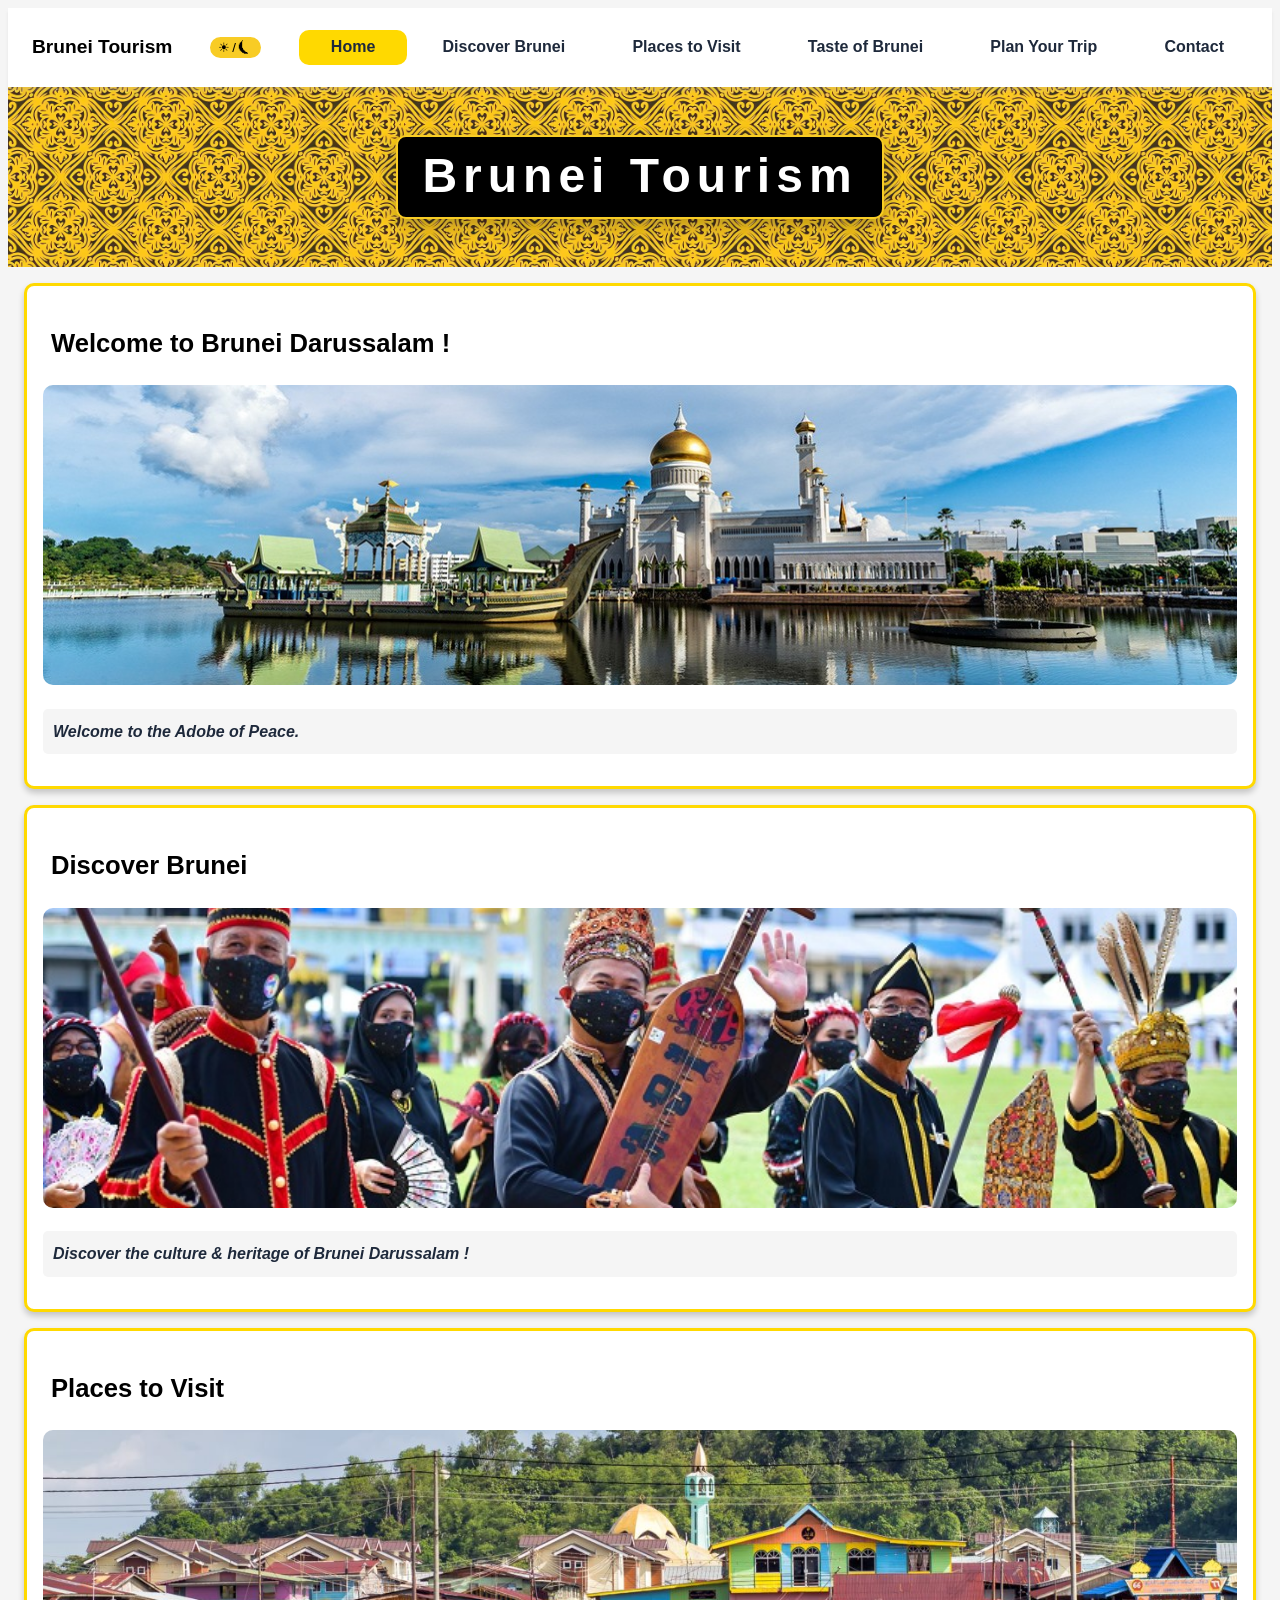
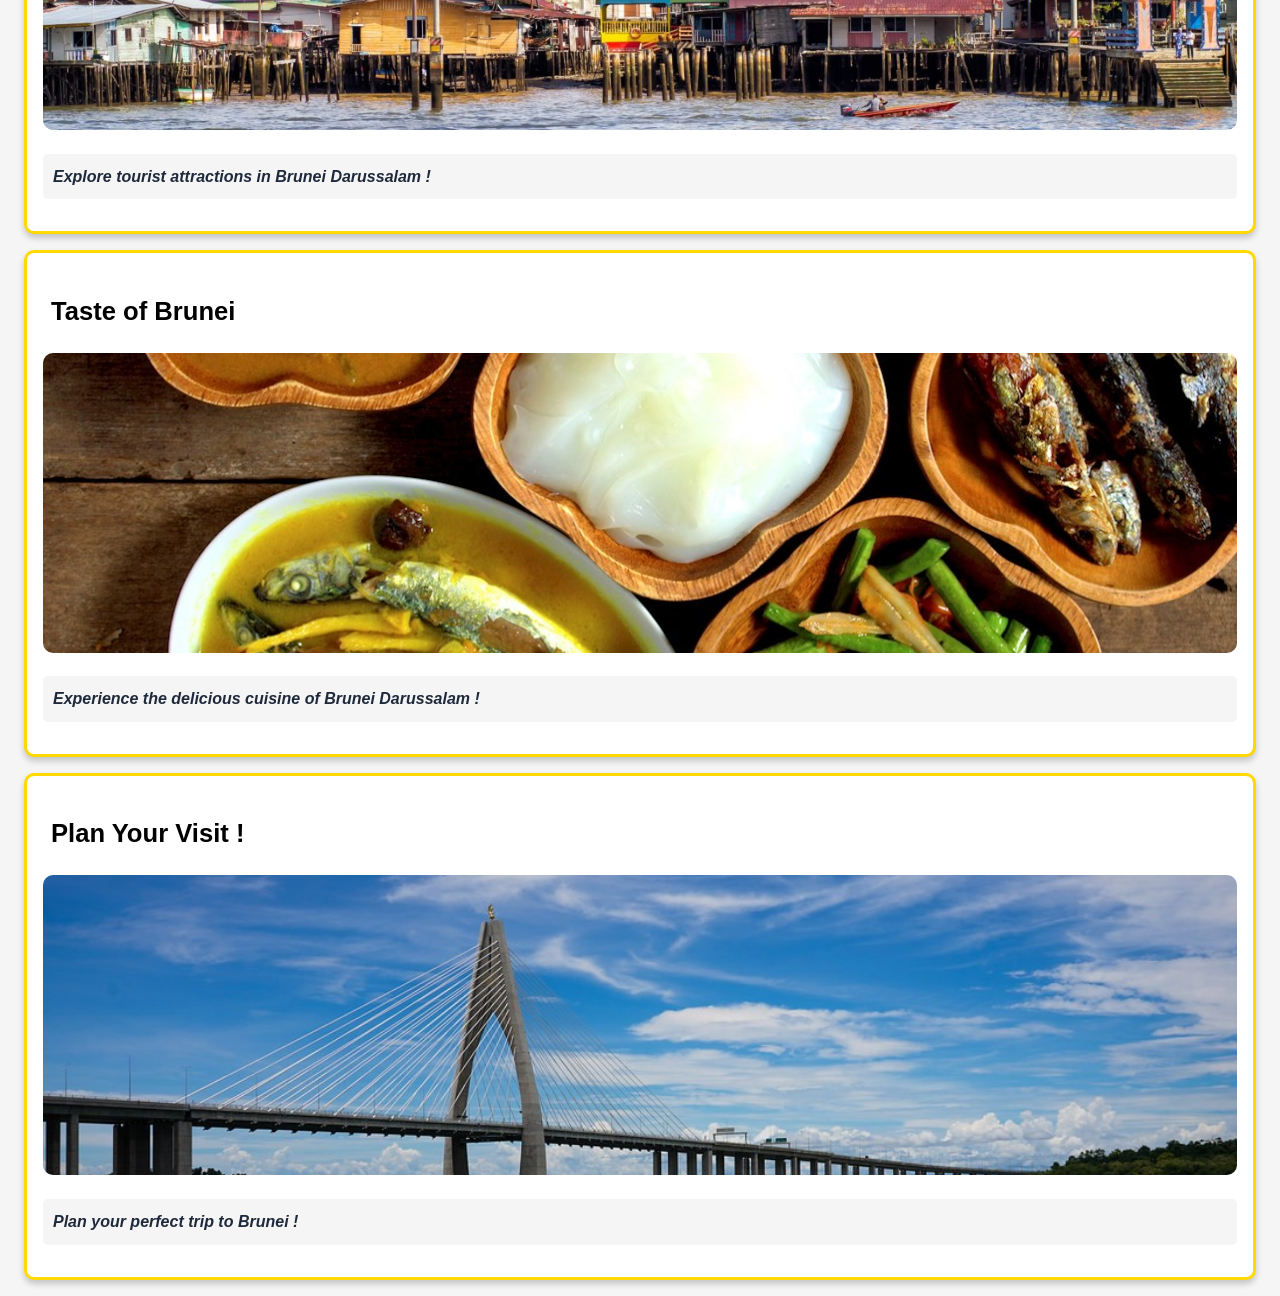
<file: index.html>
<!DOCTYPE html>
<html lang="en">
<head>
    <meta charset="UTF-8">
    <meta name="viewport" content="width=device-width, initial-scale=1.0">
    <title>Brunei Tourism</title>
    <link rel="stylesheet" href="style.css">
</head>
<body>

    <!--Top Navigation Bar-->
    <div class="nav-bar">

        <!--Website Title-->
        <h2 class="site-title">Brunei Tourism</h2>
        
        <!--Dark/Light Mode Toggle-->
        <button onclick="myFunction()" class="mode-toggle">☀︎/⏾</button>

        <!--Navigation Links-->
    <nav class="site-nav">
        <a class="active" href="index.html">Home</a>
        <a href="discover.html">Discover Brunei</a>
        <a href="attractions.html">Places to Visit</a>
        <a href="dining.html">Taste of Brunei</a>
        <a href="plan.html">Plan Your Trip</a>
        <a href="contact.html">Contact</a>
    </nav>
    </div>

    <header>
        <!--Page Header-->
        <h1 id="title">Brunei Tourism</h1>
    </header>


    <main>
        <!--Index Page Cards - Welcome -->
        <section class="index-card">
            <h2>Welcome to Brunei Darussalam !</h2>
            <!--https://www.behance.net/gallery/74815173/Brunei-Darussalam-->
            <img src="images/welcome.jpg" alt="Brunei Mosque">
            <p>Welcome to the Adobe of Peace. </p>
        </section>

        <!--Index Page Cards - Discover Page Link -->
        <a href="discover.html">
        <section class="index-card">
            <h2>Discover Brunei</h2>
            <!--https://www.musicpressasia.com/2022/02/25/bruneis-subdued-national-day-still-a-display-of-a-rich-cultural-heritage/-->
            <img src="images/bruneiculture.jpg" alt="Brunei Culture & Heritage">
            <p>Discover the culture & heritage of Brunei Darussalam !</p>
        </section>
        </a>

        <!--Index Page Cards - Attraction Page Link -->
        <a href="attractions.html">
        <section class="index-card">
            <h2>Places to Visit</h2>
            <!--https://outdooryak.com/the-most-beautiful-places-in-every-country-in-the-world/-->
            <img src="images/kampongayer.jpg" alt="Tourist Attraction">
            <p>Explore tourist attractions in Brunei Darussalam !</p>
        </section>
        </a>

        <!--Index Page Cards - Dining Page Link -->
        <a href="dining.html">
        <section class="index-card">
            <h2>Taste of Brunei</h2>
            <!--https://www.tasteatlas.com/ambuyat-->
            <img src="images/tradfood.jpg" alt="Bruneian Food">
            <p>Experience the delicious cuisine of Brunei Darussalam !</p>
        </section>
        </a>

        <!--Index Page Cards - Plan Page Link -->
        <a href="plan.html">
        <section class="index-card">
            <h2>Plan Your Visit !</h2>
            <!--https://osd.com.au/temburong-bridge-in-brunei/-->
            <img src="images/bridge.jpg" alt="Temburong Bridge">
            <p>Plan your perfect trip to Brunei !</p>
        </section>
        </a>

    </main>
    <footer></footer>
    
    <script src="script.js"></script>
</body>
</html>
</file>
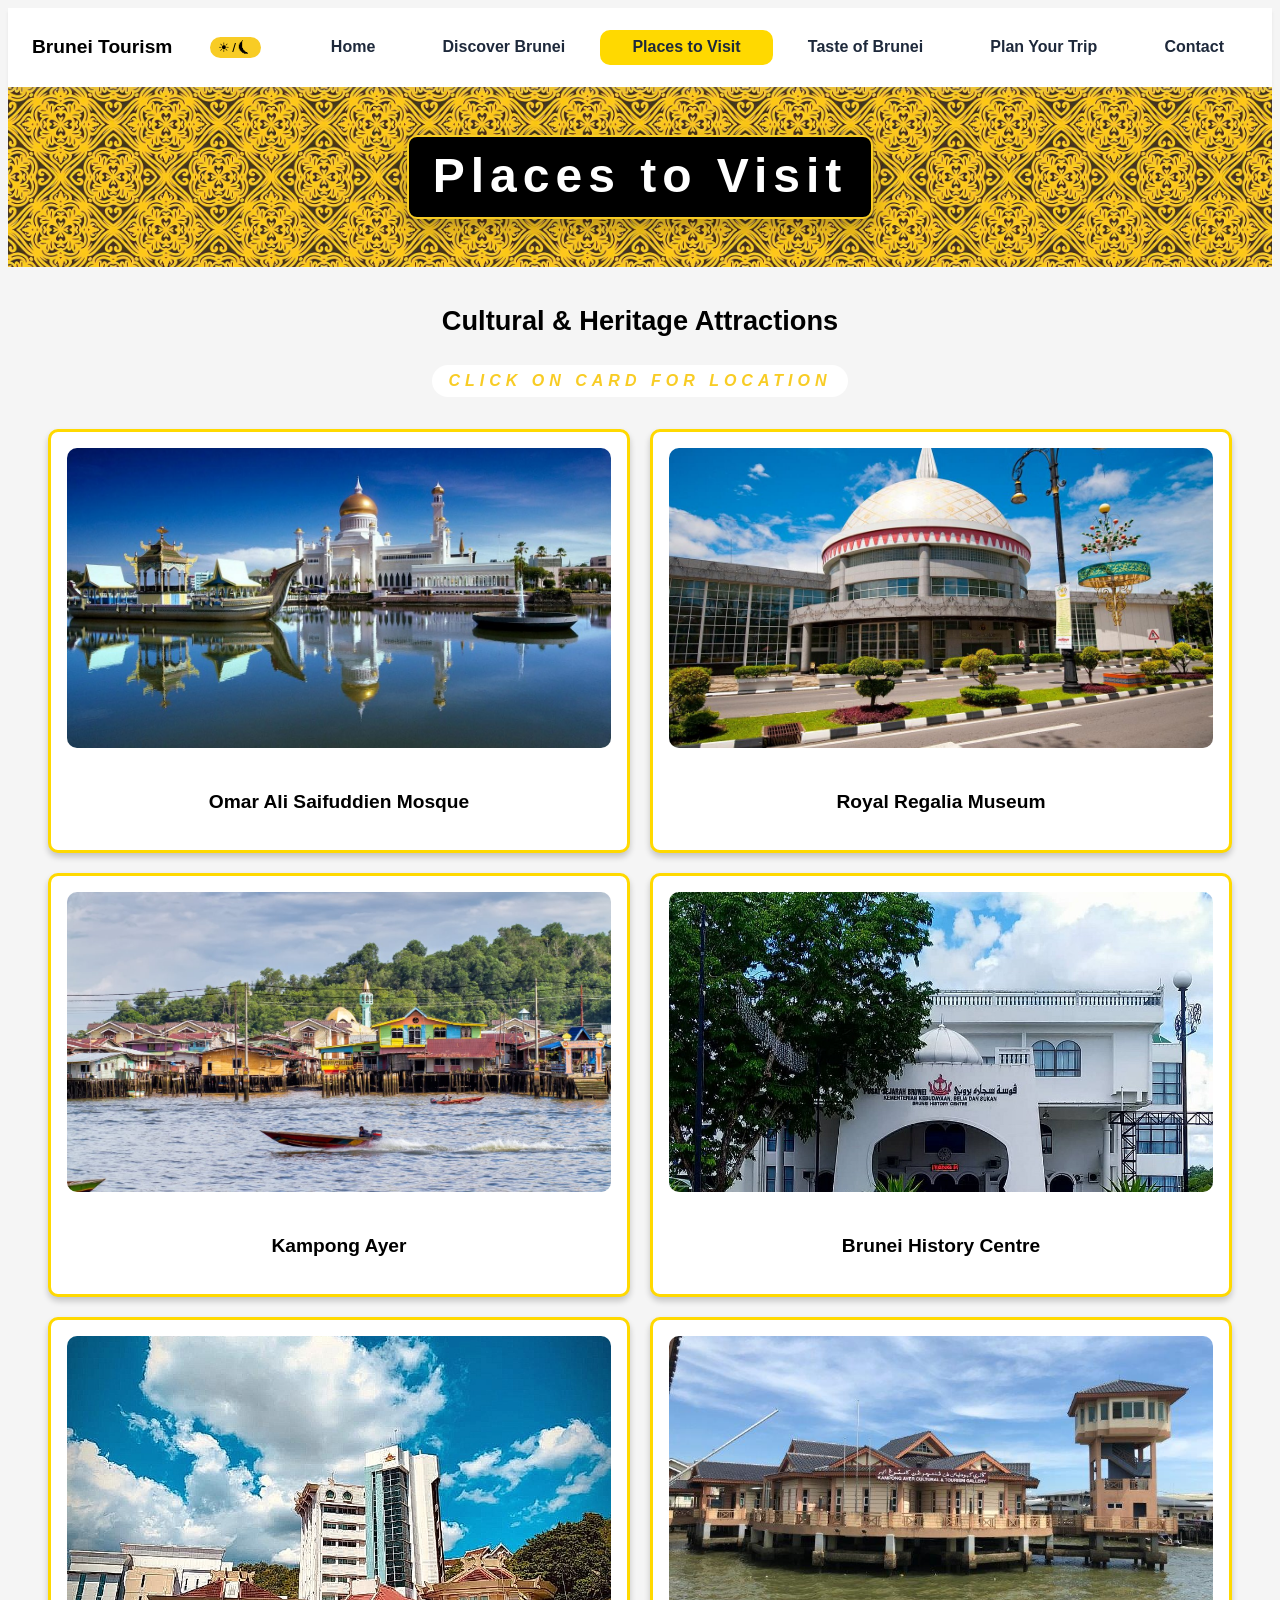
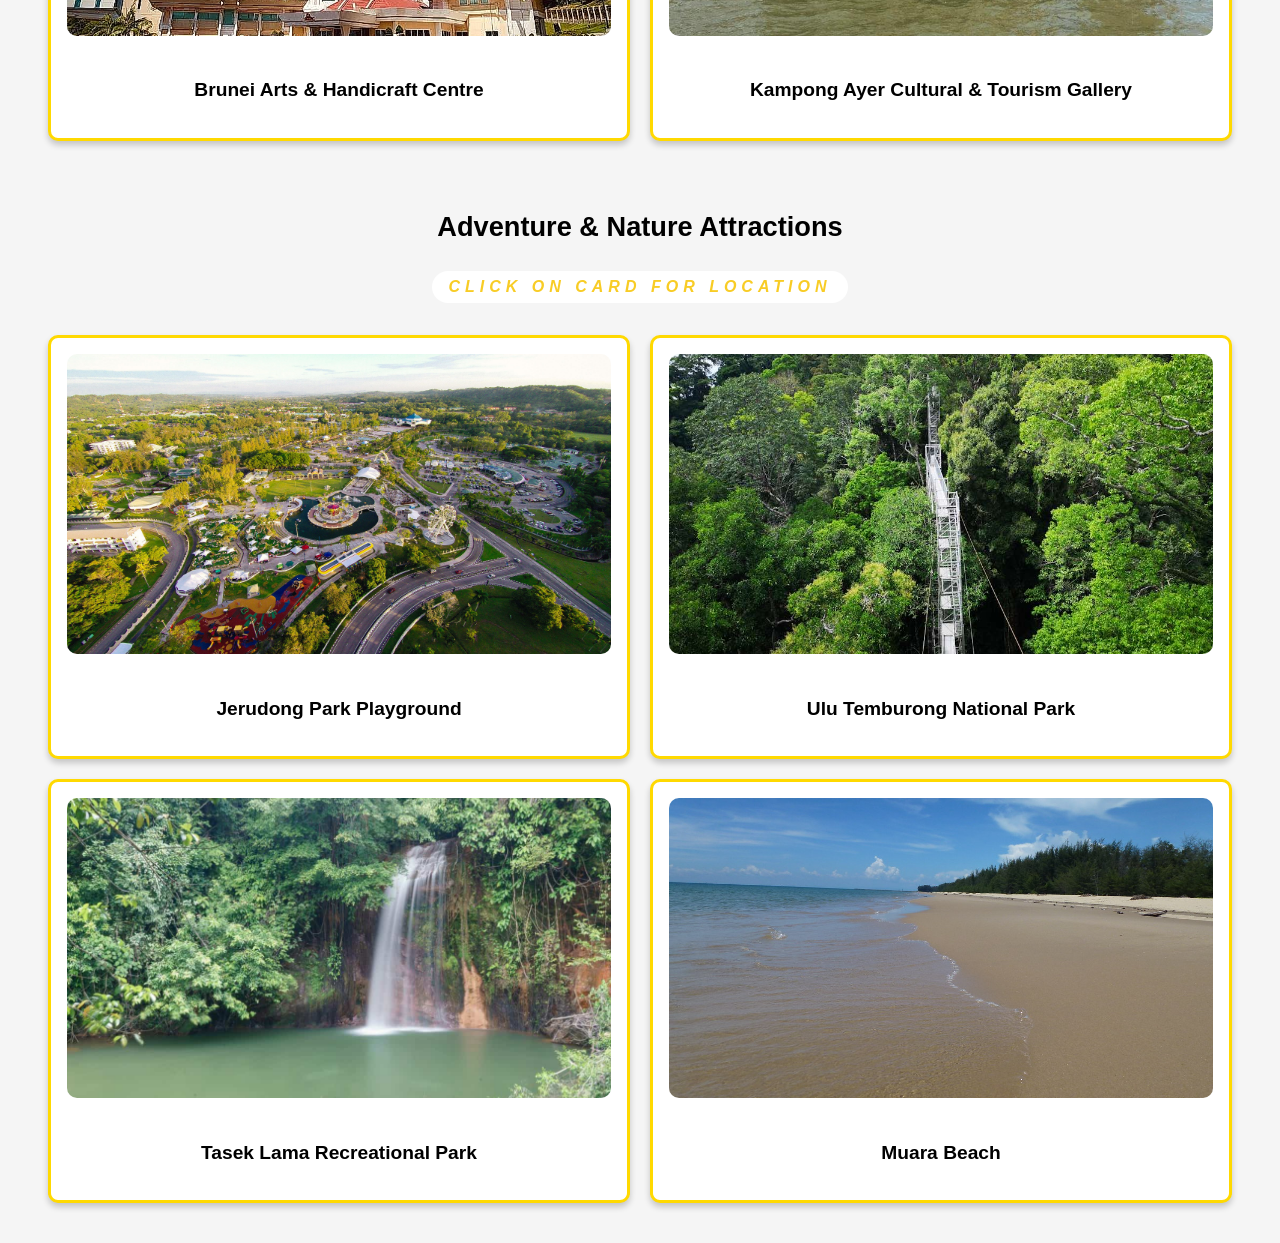
<file: attractions.html>
<!DOCTYPE html>
<html lang="en">
<head>
    <meta charset="UTF-8">
    <meta name="viewport" content="width=device-width, initial-scale=1.0">
    <title>Brunei Tourism</title>
    <link rel="stylesheet" href="style.css">
</head>
<body>

    <!--Top Navigation Bar-->
    <div class="nav-bar">

        <!--Website Title-->
        <h2 class="site-title">Brunei Tourism</h2>
        <!--Dark/Light Mode Toggle-->
        <button onclick="myFunction()" class="mode-toggle">☀︎/⏾</button>

        <!--Navigation Links-->
        <nav class="site-nav">
            <a href="index.html">Home</a>
            <a href="discover.html">Discover Brunei</a>
            <a class="active" href="attractions.html">Places to Visit</a>
            <a href="dining.html">Taste of Brunei</a>
            <a href="plan.html">Plan Your Trip</a>
            <a href="contact.html">Contact</a>
        </nav>
    </div>

    <!--Page Header-->
    <header>
        <h1 id="title">Places to Visit</h1>
    </header>

    <main>

        <!--Cultural and Heritage Title-->
        <h2 id="attraction-title">Cultural & Heritage Attractions</h2>
        <!--Subtext-->
        <h6 id="click-card">CLICK ON CARD FOR LOCATION</h6>

        <!--Attraction Cards Section-->
        <section class="attraction-container">
        
            <!--Location Link - Google Maps-->
            <a href="https://maps.app.goo.gl/dVEMKirKHcFigB4b8">
            <section class="attraction-card">
                <!--https://www.tripadvisor.com/Tourism-g293938-Bandar_Seri_Begawan_Brunei_Muara_District-Vacations.html-->
                <img src="images/mosque.jpg" alt="Omar Ali Saifuddien Mosque" width="500px">
                <!--Attraction Title-->
                <h2>Omar Ali Saifuddien Mosque</h2>
            </section>
            </a>


            <a href="https://maps.app.goo.gl/4gmmGfUtf1Y5T47m6">
            <section class="attraction-card">
                <!--https://www.tripadvisor.com/Attraction_Review-g293938-d455627-Reviews-Royal_Regalia_Museum-Bandar_Seri_Begawan_Brunei_Muara_District.html-->
                <img src="images/royalregalia.jpg" alt="Royal Regalia Museum" width="500px">
                <h2>Royal Regalia Museum</h2>
            </section>
            </a>

            <a href="https://maps.app.goo.gl/DM2MygW2ycLyg9Ho7">
            <section class="attraction-card">
                <!--https://outdooryak.com/the-most-beautiful-places-in-every-country-in-the-world/-->
                <img src="images/kampongayer.jpg" alt="Kampong Ayer" width="500px">
                <h2>Kampong Ayer</h2>
            </section>
            </a>

            <a href="https://maps.app.goo.gl/jCTwZkfTErHw27kX7">
            <section class="attraction-card">
                <!--https://www.tripadvisor.com/Attraction_Review-g293938-d17431327-Reviews-Balai_Khazanah_Islam_Sultan_Haji_Hassanal_Bolkiah-Bandar_Seri_Begawan_Brunei_Mua.html-->
                <img src="images/historycentre.jpg" alt="Brunei History Centre" width="500px">
                <h2>Brunei History Centre</h2>
            </section>
            </a>

            <a href="https://maps.app.goo.gl/1upGYdCzgRGX49778">
            <section class="attraction-card">
                <!--https://tourlandmarks.com/landmarks-brunei-arts-and-handicraft-centre_bandar-seri-begawan-->
                <img src="images/artsncraftcentre.jpg" alt="Brunei Arts & Handicraft Centre" width="500px">
                <h2>Brunei Arts & Handicraft Centre</h2>
            </section>
            </a>

            <a href="https://maps.app.goo.gl/9jkLFghVuzM4rJnJ6">
            <section class="attraction-card">
                <!--https://www.tripsavvy.com/top-museums-in-borneo-5082612-->
                <img src="images/kampongayergalllery.jpg" alt="Kampong Ayer Cultural & Tourism Gallery" width="500px">
                <h2>Kampong Ayer Cultural & Tourism Gallery</h2>
            </section>
            </a>


        </section>

            <!--Adventure and Nature Title-->
            <h2 id="attraction-title">Adventure & Nature Attractions</h2>
            <!--Subtext-->
            <h6 id="click-card">CLICK ON CARD FOR LOCATION</h6>

            <!--Attraction Cards Section-->
        <section class="attraction-container">

            <!--Location Link - Google Maps-->
            <a href="https://maps.app.goo.gl/k1TGaKRNd8X3gCHB7">
            <section class="attraction-card">
                <!--https://mrandmrshalal.com/top-reasons-to-visit-brunei/-->
                <img src="images/jp.jpg" alt="Jerudong Park Playground" width="500px">
                <!--Attraction Title-->
                <h2>Jerudong Park Playground</h2>
            </section>
            </a>

            <a href="https://maps.app.goo.gl/wCwC6ggMgmCkd7nEA">
            <section class="attraction-card">
                <!--https://backpackandwork.com/day-trip-to-ulu-temburong-national-park-brunei/-->
                <img src="images/temburong.jpg" alt="Ulu Temburong National Park" width="500px">
                <h2>Ulu Temburong National Park</h2>
            </section>
            </a>

            <a href="https://maps.app.goo.gl/zr5WUDVh9kmcTk9t6">
            <section class="attraction-card">
                <!--https://notesontraveling.com/things-to-do-in-brunei/-->
                <img src="images/taseklama.jpg" alt="Tasek Lama Recreational Park" width="500px">
                <h2>Tasek Lama Recreational Park</h2>
            </section>
            </a>

            <a href="https://maps.app.goo.gl/UnSK6P5H48ar676g7">
            <section class="attraction-card">
                <!--https://www.flickr.com/photos/ilovemonkeys/14128093645/-->
                <img src="images/muarabeach.jpg" alt="Muara Beach" width="500px">
                <h2>Muara Beach</h2>
            </section>
            </a>

        </section>

    </main>
    <footer></footer>
    
    <script src="script.js"></script>
</body>
</html>
</file>
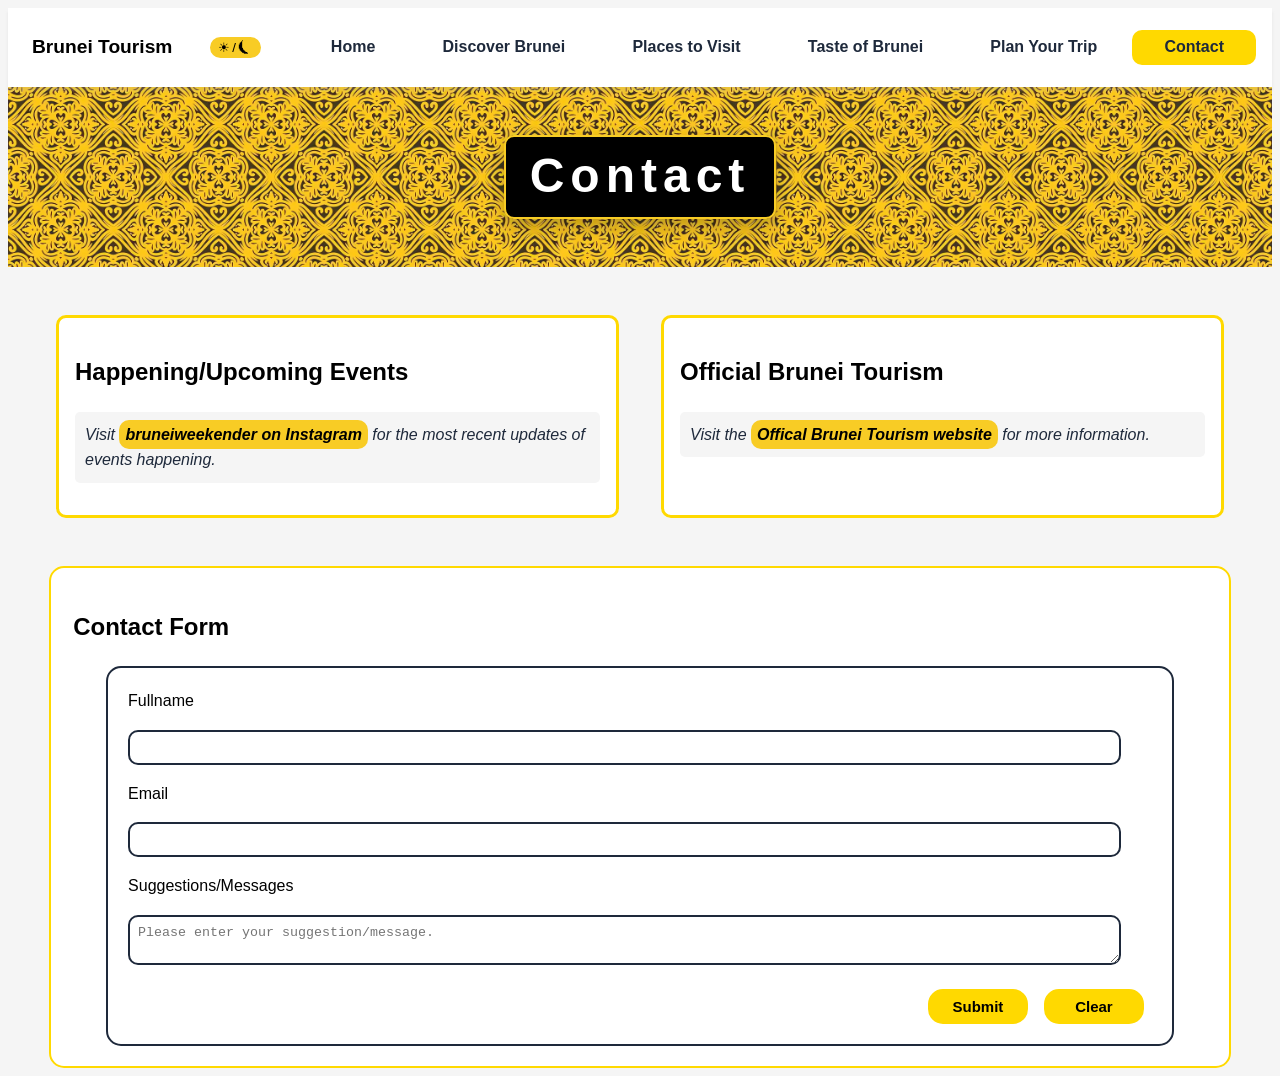
<file: contact.html>
<!DOCTYPE html>
<html lang="en">
<head>
    <meta charset="UTF-8">
    <meta name="viewport" content="width=device-width, initial-scale=1.0">
    <title>Brunei Tourism</title>
    <link rel="stylesheet" href="style.css">
</head>
<body>

    <!--Top Navigation Bar-->
    <div class="nav-bar">

        <!--Website Title-->
        <h2 class="site-title">Brunei Tourism</h2>
        <!--Dark/Light Toggle-->
        <button onclick="myFunction()" class="mode-toggle">☀︎/⏾</button>

        <!--Navigation Links-->
        <nav class="site-nav">
            <a href="index.html">Home</a>
            <a href="discover.html">Discover Brunei</a>
            <a href="attractions.html">Places to Visit</a>
            <a href="dining.html">Taste of Brunei</a>
            <a href="plan.html">Plan Your Trip</a>
            <a class="active" href="contact.html">Contact</a>
        </nav>
    </div>

    <!--Page Header-->
    <header>
        <h1 id="title">Contact</h1>
    </header>

    <main>

        <!--Link Section-->
        <section class="link-container">

            <!--Link Card - Happening Events-->
            <div class="link-card">
                <!--Link Card Title-->
                <h2>Happening/Upcoming Events</h2>
                <!--Link Card Desription-->
                <p>Visit <a href="https://www.instagram.com/bruneiweekender/" class="link">bruneiweekender on Instagram</a> 
                for the most recent updates of events happening.</p>
            </div>

            <!--Link Card - Official Brunei Tourism Website-->
            <div class="link-card">
                <!--Link Card Title-->
                <h2>Official Brunei Tourism</h2>
                <!--Link Card Desription-->
                <p>Visit the <a href="https://www.bruneitourism.com/" class="link">Offical Brunei Tourism website</a> for more information.</p>
            </div>

        </section>

        <!--Contact Form-->
        <section class="form">
            <fieldset>
                <h2><legend>Contact Form</legend></h2>
                <form action="/submit-form" method="post" class="contact-form">

                    <!--Fullname-->
                    <label for="fullname">Fullname</label>
                    <input type="text" id="fullname" name="fullname" required>

                    <!--Email-->
                    <label for="email">Email</label>
                    <input type="email" id="email" name="email" required>

                    <!--Message Textarea-->
                    <label>Suggestions/Messages</label>
                    <textarea id="suggestion" name="suggestion" placeholder="Please enter your suggestion/message."></textarea>

                    <div class="buttons">
                        <!--Submit Button-->
                        <input type="submit" value="Submit" id="button">

                        <!--Clear Button-->
                        <input type="reset" value="Clear" id="button">
                    </div>

                </form>
            </fieldset>
        </section>

    </main>
    <footer></footer>
    
    <script src="script.js"></script>
</body>
</html>
</file>
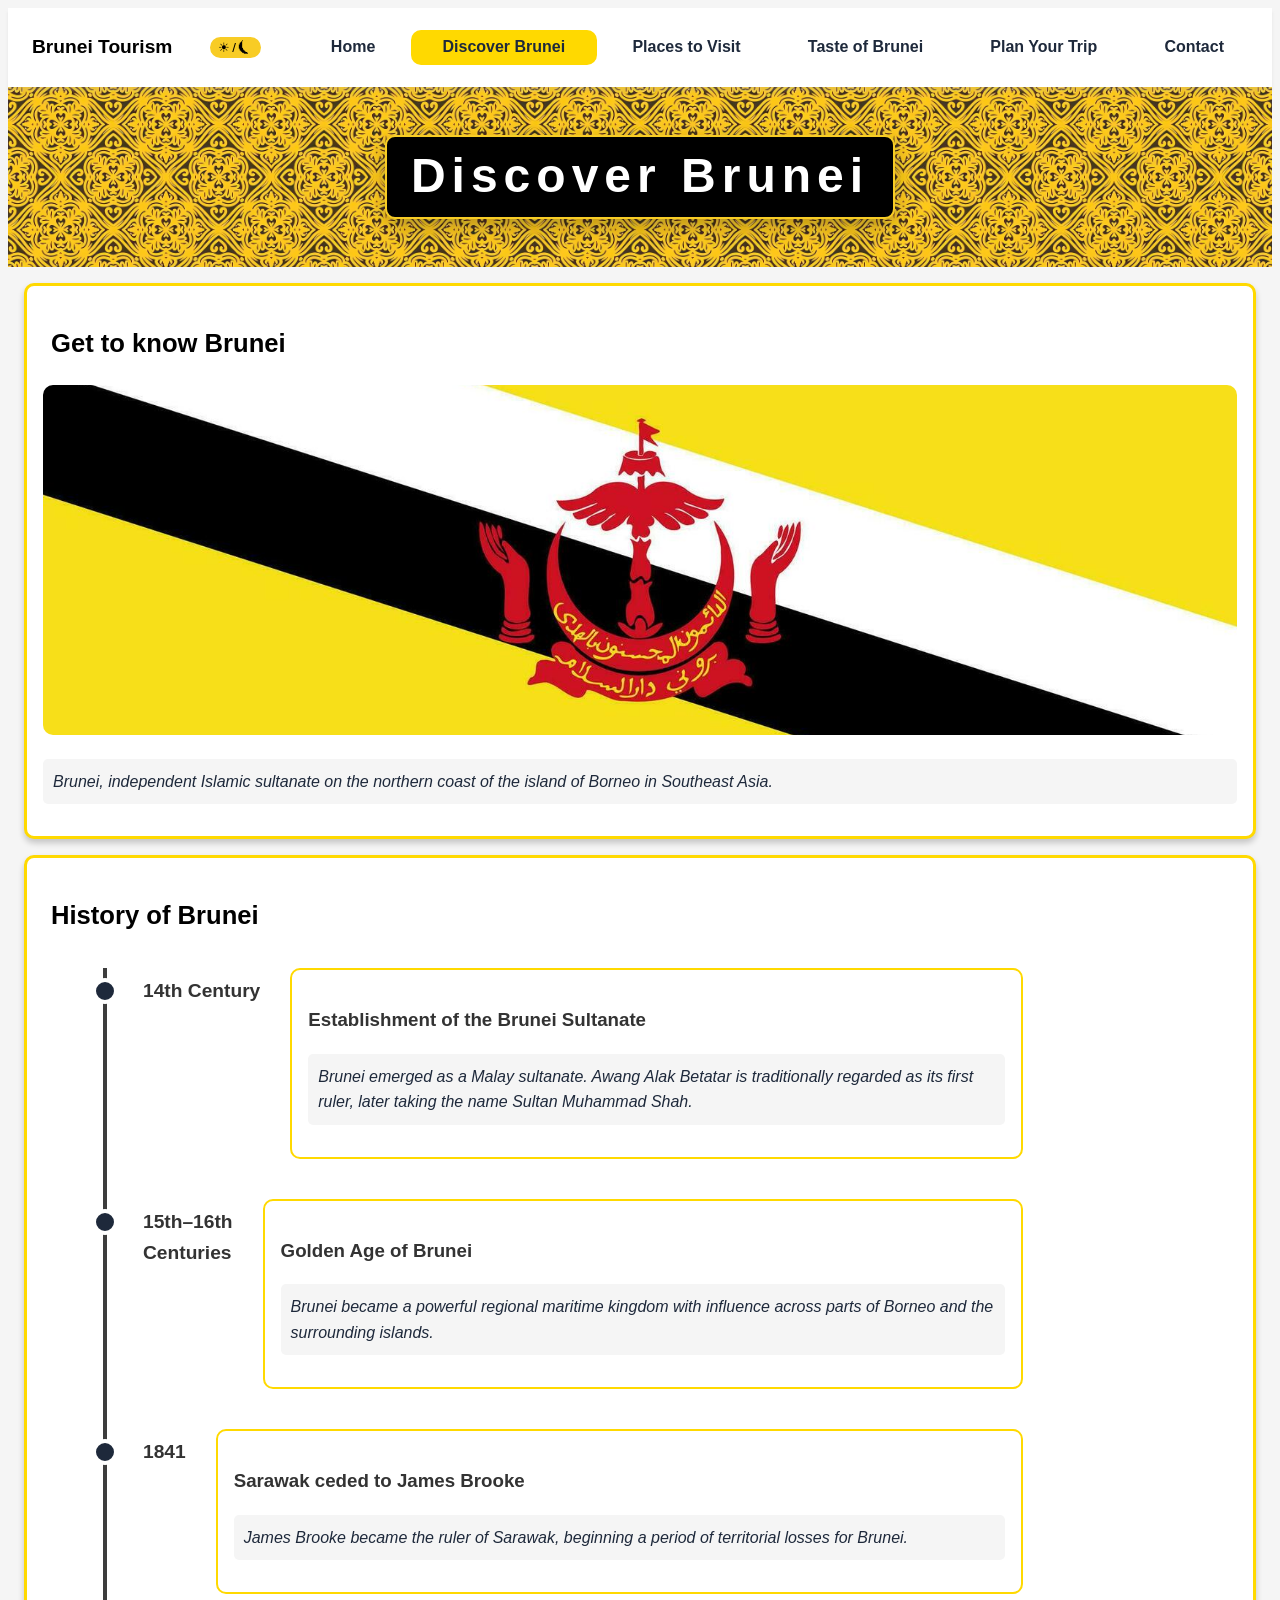
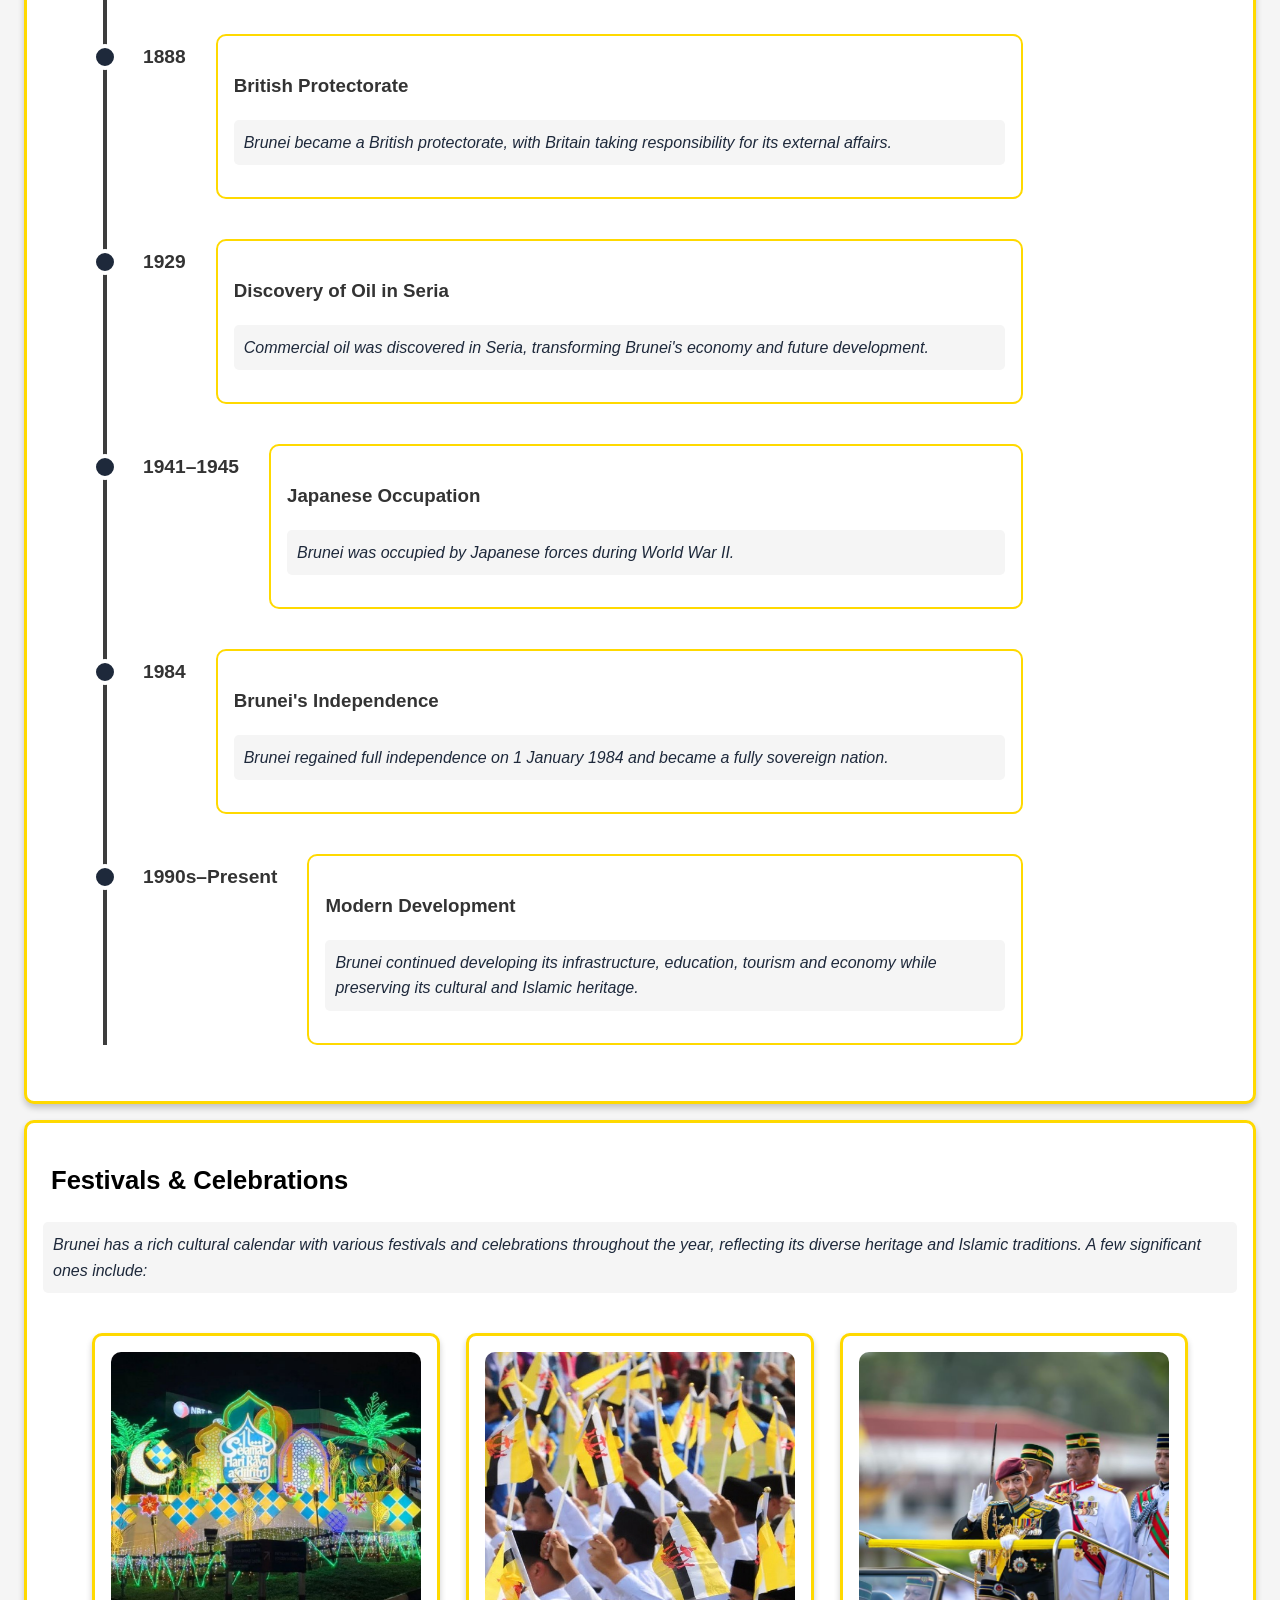
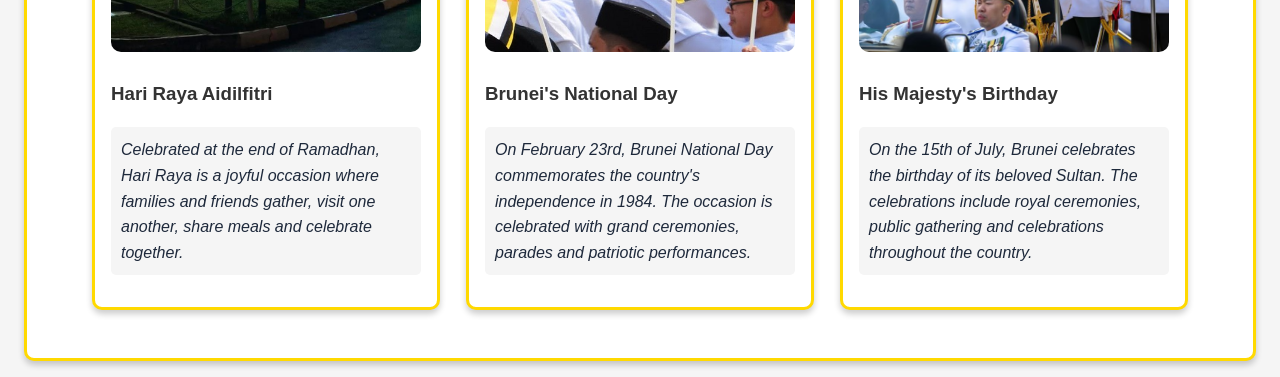
<file: discover.html>
<!DOCTYPE html>
<html lang="en">
<head>
    <meta charset="UTF-8">
    <meta name="viewport" content="width=device-width, initial-scale=1.0">
    <title>Brunei Tourism</title>
    <link rel="stylesheet" href="style.css">
</head>
<body>

    <!--Top Navigation Bar-->
    <div class="nav-bar">

        <!--Website Title-->
        <h2 class="site-title">Brunei Tourism</h2>
        <button onclick="myFunction()" class="mode-toggle">☀︎/⏾</button>

        <!--Navigation Links-->
        <nav class="site-nav">
            <a href="index.html">Home</a>
            <a class="active" href="discover.html">Discover Brunei</a>
            <a href="attractions.html">Places to Visit</a>
            <a href="dining.html">Taste of Brunei</a>
            <a href="plan.html">Plan Your Trip</a>
            <a href="contact.html">Contact</a>
        </nav>
    </div>

    <!--Page Header-->
    <header>
        <h1 id="title">Discover Brunei</h1>
    </header>

    <main>

        <section class="discover">

            <!--Discover Page Introduction-->
            <div class="discover-card">
                <h2>Get to know Brunei</h2>
                <!--https://www.vecteezy.com/vector-art/26742242-brunei-s-national-flag-with-official-colors-->
                <img src="images/bruneiflag.jpg" alt="Brunei Flag">
                <p>Brunei, independent Islamic sultanate on the northern coast of the 
                    island of Borneo in Southeast Asia. </p>
            </div>

            <div class="discover-card">

                <!--Brunei History Timeline-->
                <h2>History of Brunei</h2>

                <div class="timeline">

                    <div class="timeline-item">
                        <!--Timeline Division Dots-->
                        <div class="timeline-dot"></div>
                        <!--Timeline Year-->
                        <div class="timeline-year">14th Century</div>
                        <!--Timeline Content-->
                        <div class="timeline-content">
                            <!--Timeline Title-->
                            <h3>Establishment of the Brunei Sultanate</h3>
                            <!--Timeline Description-->
                            <p>Brunei emerged as a Malay sultanate. Awang Alak Betatar is traditionally regarded as its first ruler, later taking the name Sultan Muhammad Shah.</p>
                        </div>
                    </div>

                    <div class="timeline-item">
                        <!--Timeline Division Dots-->
                        <div class="timeline-dot"></div>
                        <!--Timeline Year-->
                        <div class="timeline-year">15th–16th<br>Centuries</div>
                        <!--Timeline Content-->
                        <div class="timeline-content">
                            <!--Timeline Title-->
                            <h3>Golden Age of Brunei</h3>
                            <!--Timeline Description-->
                            <p>Brunei became a powerful regional maritime kingdom with influence across parts of Borneo and the surrounding islands.</p>
                        </div>
                    </div>

                    <div class="timeline-item">
                        <!--Timeline Division Dots-->
                        <div class="timeline-dot"></div>
                        <!--Timeline Year-->
                        <div class="timeline-year">1841</div>
                        <!--Timeline Content-->
                        <div class="timeline-content">
                            <!--Timeline Title-->
                            <h3>Sarawak ceded to James Brooke</h3>
                            <!--Timeline Description-->
                            <p>James Brooke became the ruler of Sarawak, beginning a period of territorial losses for Brunei.</p>
                        </div>
                    </div>

                    <div class="timeline-item">
                        <!--Timeline Division Dots-->
                        <div class="timeline-dot"></div>
                        <!--Timeline Year-->
                        <div class="timeline-year">1888</div>
                        <!--Timeline Content-->
                        <div class="timeline-content">
                            <!--Timeline Title-->
                            <h3>British Protectorate</h3>
                            <!--Timeline Description-->
                            <p>Brunei became a British protectorate, with Britain taking responsibility for its external affairs.</p>
                        </div>
                    </div>

                    <div class="timeline-item">
                        <!--Timeline Division Dots-->
                        <div class="timeline-dot"></div>
                        <!--Timeline Year-->
                        <div class="timeline-year">1929</div>
                        <!--Timeline Content-->
                        <div class="timeline-content">
                            <!--Timeline Title-->
                            <h3>Discovery of Oil in Seria</h3>
                            <!--Timeline Description-->
                            <p>Commercial oil was discovered in Seria, transforming Brunei's economy and future development.</p>
                        </div>
                    </div>

                    <div class="timeline-item">
                        <!--Timeline Division Dots-->
                        <div class="timeline-dot"></div>
                        <!--Timeline Year-->
                        <div class="timeline-year">1941–1945</div>
                        <!--Timeline Content-->
                        <div class="timeline-content">
                            <!--Timeline Title-->
                            <h3>Japanese Occupation</h3>
                            <!--Timeline Description-->
                            <p>Brunei was occupied by Japanese forces during World War II.</p>
                        </div>
                    </div>

                    <div class="timeline-item">
                        <!--Timeline Division Dots-->
                        <div class="timeline-dot"></div>
                        <!--Timeline Year-->
                        <div class="timeline-year">1984</div>
                        <!--Timeline Content-->
                        <div class="timeline-content">
                            <!--Timeline Title-->
                            <h3>Brunei's Independence</h3>
                            <!--Timeline Description-->
                            <p>Brunei regained full independence on 1 January 1984 and became a fully sovereign nation.</p>
                        </div>
                    </div>

                    <div class="timeline-item">
                        <!--Timeline Division Dots-->
                        <div class="timeline-dot"></div>
                        <!--Timeline Year-->
                        <div class="timeline-year">1990s–Present</div>
                        <!--Timeline Content-->
                        <div class="timeline-content">
                            <!--Timeline Title-->
                            <h3>Modern Development</h3>
                            <!--Timeline Description-->
                            <p>Brunei continued developing its infrastructure, education, tourism and economy while preserving its cultural and Islamic heritage.</p>
                        </div>
                    </div>

                </div>

            </div>

            <!--Festival Card Section-->
            <div class="discover-card">
                <h2>Festivals & Celebrations</h2>
                <p>Brunei has a rich cultural calendar with various festivals and celebrations throughout the year, 
                    reflecting its diverse heritage and Islamic traditions. A few significant ones include:</p>

                <div class="festival-container">

                    <!--Festival Card - Hari Raya-->
                    <div class="festival-card">
                        <!--Festival Image - https://www.facebook.com/photo?fbid=3492615357726380&set=a.2090034704651126-->
                        <img src="images/hariraya.jpg" alt="Hari Raya Aidilfitri">
                        <!--Festival Card Title-->
                        <h3>Hari Raya Aidilfitri</h3>
                        <!--Festival Card Description-->
                        <p>Celebrated at the end of Ramadhan, Hari Raya is a joyful occasion where families and friends gather, 
                            visit one another, share meals and celebrate together.</p>
                    </div>

                    <!--Festival Card - Brunei National Day-->
                    <div class="festival-card">
                        <!--Festival Image - https://www.holidayscalendar.com/event/national-day-in-brunei/-->
                        <img src="images/nationalday.jpg" alt="Brunei's National Day">
                        <!--Festival Card Title-->
                        <h3>Brunei's National Day</h3>
                        <!--Festival Card Description-->
                        <p>On February 23rd, Brunei National Day commemorates the country's independence in 1984. 
                            The occasion is celebrated with grand ceremonies, parades and patriotic performances.</p>
                    </div>

                    <!--Festival Card - His Majesty's Birthday-->
                    <div class="festival-card">
                        <!--Festival Image - https://www.chinaview.cn/20260715/fb152d7e76ee4e14bd492d4689c11066/c.html-->
                        <img src="images/hismajestybirthday.jpg" alt="His Majesty's Birthday">
                        <!--Festival Card Title-->
                        <h3>His Majesty's Birthday</h3>
                        <!--Festival Card Description-->
                        <p>On the 15th of July, Brunei celebrates the birthday of its beloved Sultan. The celebrations include 
                            royal ceremonies, public gathering and celebrations throughout the country.
                        </p>
                    </div>

                </div>

            </div>

        </section>

    </main>
    <footer></footer>
    
    <script src="script.js"></script>
</body>
</html>
</file>
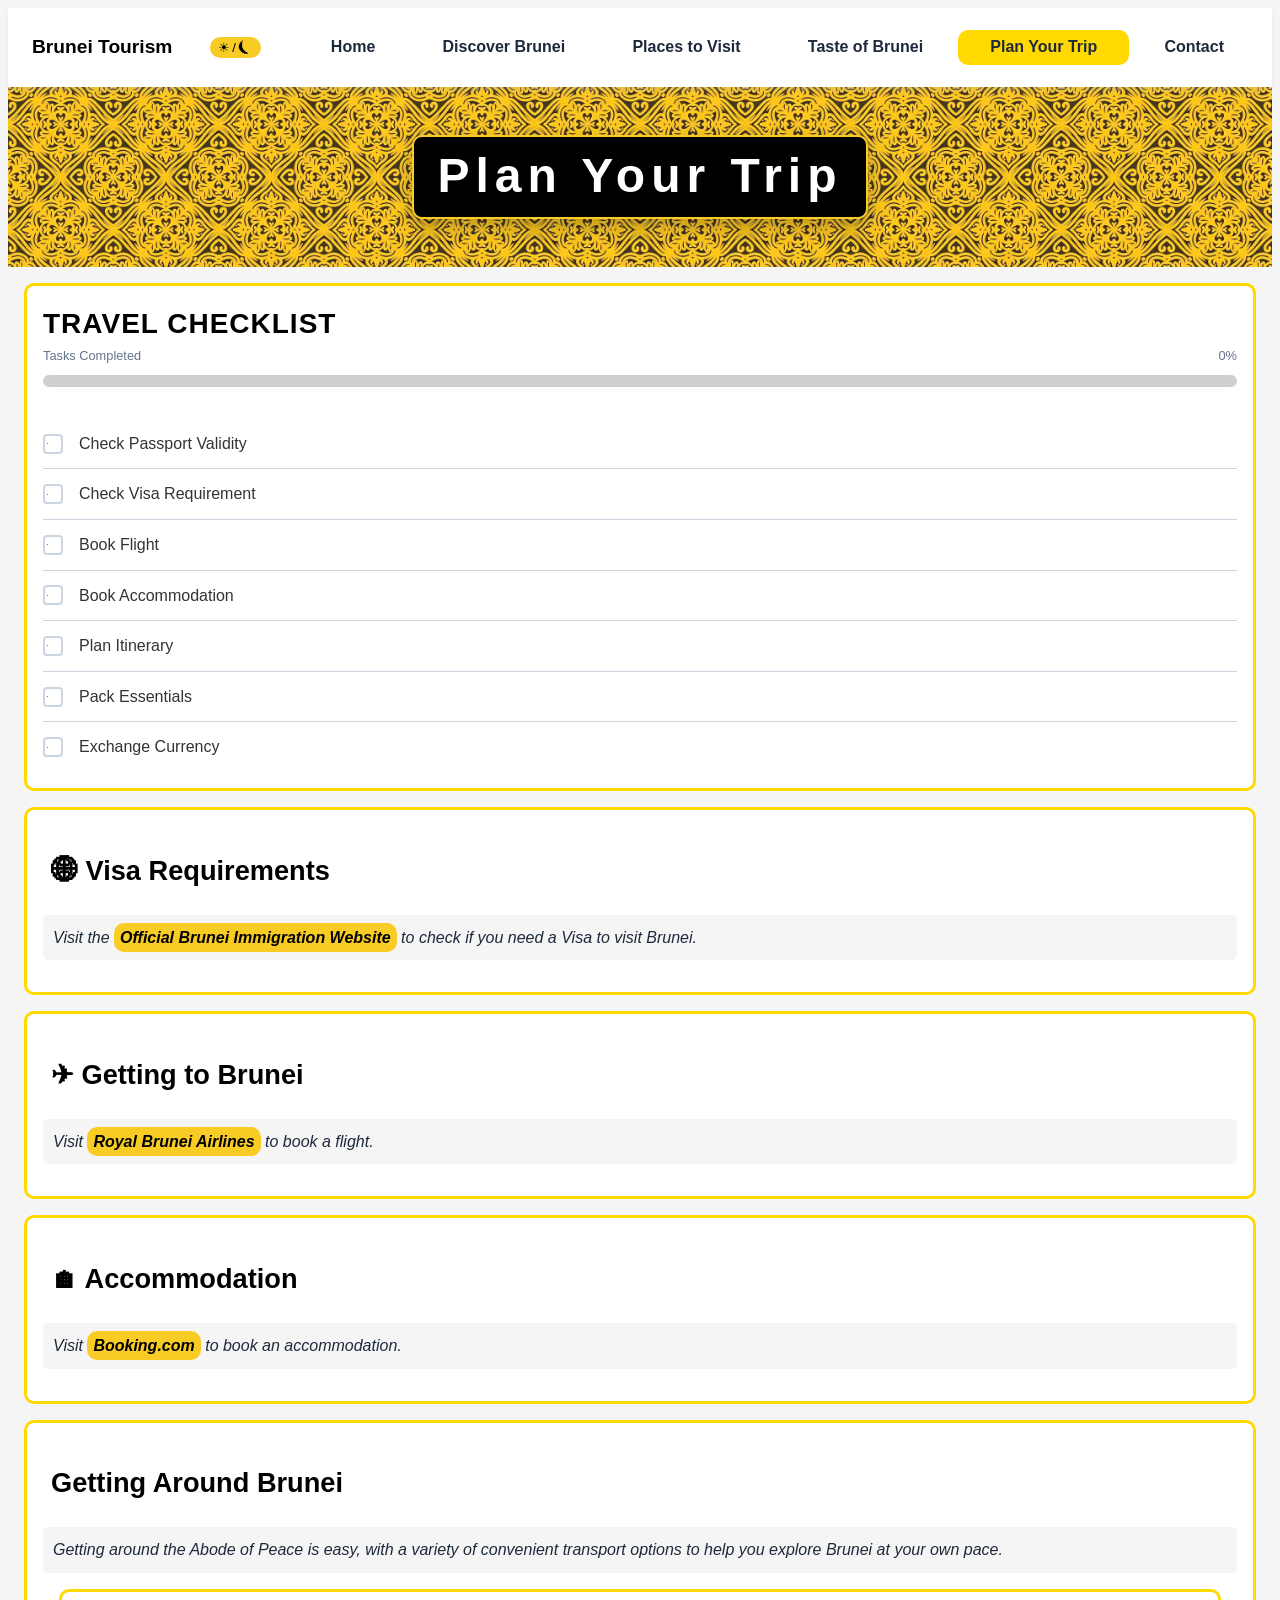
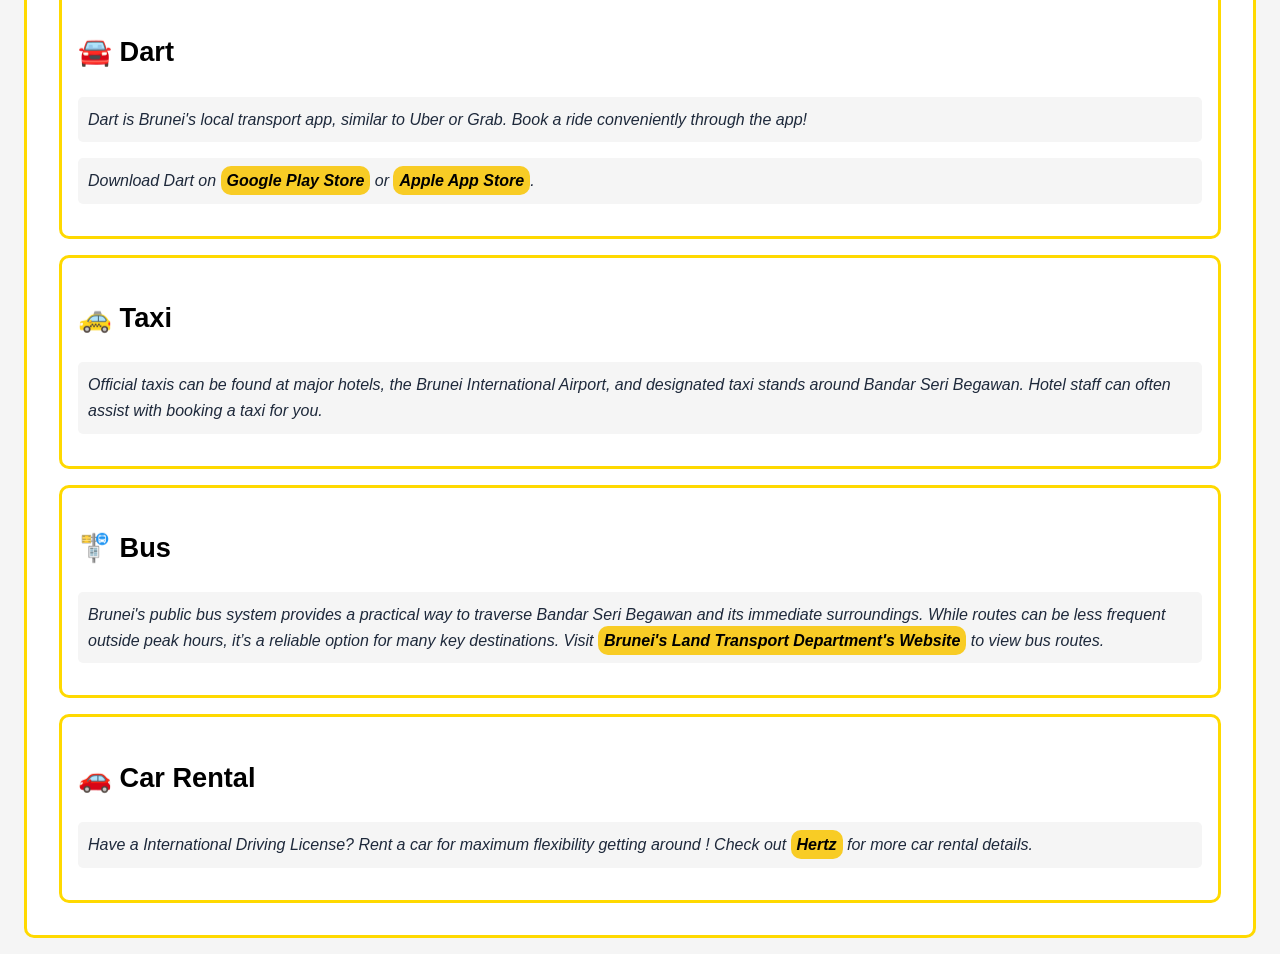
<file: plan.html>
<!DOCTYPE html>
<html lang="en">
<head>
    <meta charset="UTF-8">
    <meta name="viewport" content="width=device-width, initial-scale=1.0">
    <title>Brunei Tourism</title>
    <link rel="stylesheet" href="style.css">
</head>
<body>

    <!--Top Navigation Bar-->
    <div class="nav-bar">

        <!--Website Title-->
        <h2 class="site-title">Brunei Tourism</h2>
        <!--Dark/Light Toggle-->
        <button onclick="myFunction()" class="mode-toggle">☀︎/⏾</button>

        <!--Navigation Links-->
        <nav class="site-nav">
            <a href="index.html">Home</a>
            <a href="discover.html">Discover Brunei</a>
            <a href="attractions.html">Places to Visit</a>
            <a href="dining.html">Taste of Brunei</a>
            <a class="active" href="plan.html">Plan Your Trip</a>
            <a href="contact.html">Contact</a>
        </nav>
    </div>

    <!--Page Header-->
    <header>
        <h1 id="title">Plan Your Trip</h1>
    </header>

    <main>

        <!-- Interactive Checklist - https://www.quackit.com/html/templates/lists/interactive_checklist.cfm-->
        <div class="travel-checklist">
            <h2>Travel Checklist</h2>

            <!--Progress Bar-->
            <div class="progress">
                <div class="progress-bar-label">
                    <span>Tasks Completed</span>
                    <span id="progress-text">0%</span>
                </div>
                <div class="progress-bar">
                    <!--Progress Bar Fill-->
                    <div class="progress-bar-fill" id="progress-bar-fill" style="width: 0%;"></div>
                </div>
            </div>

            <!--Checklist Item 1-->
            <ul class="checklist">
                <li class="checklist-item">
                    <label class="checklist-item-label" for="task1">
                        <input class="checklist-item-checkbox" type="checkbox" id="task1">
                    <span class="label-text">Check Passport Validity</span>
                    </label>
                </li>

                <!--Checklist Item 2-->
                <li class="checklist-item">
                    <label class="checklist-item-label" for="task2">
                        <input class="checklist-item-checkbox" type="checkbox" id="task2">
                    <span class="label-text">Check Visa Requirement</span>
                    </label>
                </li>
   
                <!--Checklist Item 3-->
                <li class="checklist-item">
                    <label class="checklist-item-label" for="task3">
                        <input class="checklist-item-checkbox" type="checkbox" id="task3">
                    <span class="label-text">Book Flight</span>
                    </label>
                </li>

                <!--Checklist Item 4-->
                <li class="checklist-item">
                    <label class="checklist-item-label" for="task4">
                        <input class="checklist-item-checkbox" type="checkbox" id="task4">
                    <span class="label-text">Book Accommodation</span>
                    </label>
                </li>

                <!--Checklist Item 5-->
                <li class="checklist-item">
                    <label class="checklist-item-label" for="task5">
                        <input class="checklist-item-checkbox" type="checkbox" id="task5">
                    <span class="label-text">Plan Itinerary</span>
                    </label>
                </li>

                <!--Checklist Item 6-->
                <li class="checklist-item">
                    <label class="checklist-item-label" for="task6">
                        <input class="checklist-item-checkbox" type="checkbox" id="task6">
                    <span class="label-text">Pack Essentials</span>
                    </label>
                </li>

                <!--Checklist Item 7-->
                <li class="checklist-item">
                    <label class="checklist-item-label" for="task7">
                        <input class="checklist-item-checkbox" type="checkbox" id="task7">
                    <span class="label-text">Exchange Currency</span>
                    </label>
                </li>
            </ul>

        </div>

        <section class="plan-container">
            
            <!--Plan Card - Visa Requirement-->
            <div class="plan-card">
                <!--Plan Card Title-->
                <h2 class="plan-title">🌐︎  Visa Requirements</h2>
                <!--Plan Card Description - Link to Official Brunei Immigration Website-->
                <p>Visit the <a href="https://www.mfa.gov.bn/Pages/Visa-Information.aspx" class="link">Official Brunei Immigration Website</a>
                to check if you need a Visa to visit Brunei.</p>
            </div>

            <!--Plan Card - Getting to Brunei-->
            <div class="plan-card">
                <!--Plan Card Title-->
                <h2 class="plan-title">✈︎  Getting to Brunei</h2>
                <!--Plan Card Description - Link to RBA Website-->
                <p>Visit <a href="https://www.flyroyalbrunei.com/brunei/en/" class="link">Royal Brunei Airlines</a> 
                to book a flight.</p>
            </div>

            <!--Plan Card - Accommodation-->
            <div class="plan-card">
                <!--Plan Card Title-->
                <h2 class="plan-title">🏠︎  Accommodation</h2>
                <!--Plan Card Description - Link to Booking.com-->
                <p>Visit <a href="https://www.booking.com/country/bn.en.html?aid=803109&pagename=bn&label=msn-jhj**43RGGeoEu1r3B2HjA-79920931363820:tikwd-79921127936760:loc-25:neo:mte:lp142033:dec:cid578719774:agid1278732669021361:clkidb0b1df21ce031db703ebb5c51856c3dd&utm_campaign=Accommodation%20-%20Brunei%20Darussalam&utm_medium=cpc&utm_source=bing&utm_term=jhj**43RGGeoEu1r3B2HjA&msclkid=b0b1df21ce031db703ebb5c51856c3dd&utm_content=Cy%3A32-Brunei%20Darussalam" class="link">
                Booking.com</a> to book an accommodation.</p>
            </div>

        </section>

        <!--Transport Options Section-->
        <section class="transport-container">
            <!--Transport Section Title-->
            <h2 class="plan-title">Getting Around Brunei</h2>
            <!--Transport Section Introduction-->
            <p>Getting around the Abode of Peace is easy, with a variety of convenient transport options to help you explore Brunei at your own pace.</p>

            <!--Transport Card - Dart-->
            <div class="transport-card">
                <!--Transport Card Title-->
                <h2>🚘 Dart</h2>
                <!--Transport Card Description-->
                    <p>Dart is Brunei's local transport app, similar to Uber or Grab. Book a ride conveniently through the app!</p>
                    <!--Dart App Download Links-->
                    <p>Download Dart on <a href="https://play.google.com/store/apps/details?id=com.dartbrunei.darttaxi.rider&pcampaignid=web_share" class="link">
                    Google Play Store</a> or <a href="https://apps.apple.com/us/app/dart-rider/id1351551803" class="link">Apple App Store</a>.
                    </p>
            </div>

            <!--Transport Card - Taxi-->
            <div class="transport-card">
                <!--Transport Card Title-->
                <h2>🚕 Taxi</h2>
                <!--Transport Card Description-->
                <p>Official taxis can be found at major hotels, the Brunei International Airport, 
                    and designated taxi stands around Bandar Seri Begawan. Hotel staff can often assist with booking a taxi for you.</p>
               </div>

               <!--Transport Card - Bus-->
            <div class="transport-card">
                <!--Transport Card Title-->
                <h2>🚏 Bus</h2>
                <!--Transport Card Description-->
                <p>Brunei's public bus system provides a practical way to traverse Bandar Seri Begawan and its immediate surroundings. 
                    While routes can be less frequent outside peak hours, it’s a reliable option for many key destinations.
                Visit <a href="https://www.jpd.gov.bn/public-bus-routes/" class="link">Brunei's Land Transport Department's Website</a> to view bus routes.</p>
            </div>

            <!--Transport Card - Car Rental-->
            <div class="transport-card">
                <!--Transport Card Title-->
                <h2>🚗 Car Rental</h2>
                <!--Transport Card Description-->
                <p>Have a International Driving License? Rent a car for maximum flexibility getting around !
                Check out <a href="https://www.hertz.com/us/en/location/brunei/brunei/bwnt50" class="link">Hertz</a> for more car rental details.</p>
            </div>
    
        </section>
 

    </main>
    <footer></footer>
    
    <script src="script.js"></script>
</body>
</html>
</file>
<file: style.css>
/*Body Styling*/
body{
	font-family: Arial, Helvetica, sans-serif;
	line-height: 1.6;
	background-color: #f5f5f5 ;
	color: #333;
}

/*General h1, h2 Styling*/
h1, h2 {
	color: #000000;
}

/*General Paragraph Styling*/
p {
	background-color: #f5f5f5;
	color: #1e293b;
	font-style: italic;
	padding: 10px;
	border-radius: 5px;
}

/*All Styling*/
a {
	text-decoration: none;
}


/*Navigation Bar Styling*/
.nav-bar {
	display: flex;
	top: 0;
	justify-content: space-between;
	align-items: center;
	width:100%;
	position:sticky;
	gap: 1rem;
	background-color: #ffffff;
	padding: 0.5rem;
	box-sizing: border-box;
	z-index: 1000;
	box-shadow: 0 4px 3px #ababab33;
}

/*Website Title Styling*/
.site-title {
	justify-content: left;
	font-size: 1.2rem;
	font-weight: bold;
	margin-left: 1rem;
}

/*Dark/Light Mode Toggle Styling*/
.mode-toggle {
	background-color: #f8cc25;
	color: #000000;
	border-radius: 20px;
	border: 2px solid #f8cc25;
	letter-spacing: 2px;
	margin-left: 0;
}

/*Dark Mode Styling*/
.dark-mode {
		background-color: #343434;
		color: #ffffff;

		p {
			background-color: #272727;
			color: #ffffff;
		}

		.nav-bar {
			background-color: #000000;
		}

		.site-title {
			color: #ffffff;
		}

		.site-nav a {
			color: #ffffff;
		}

		.index-card {
			background-color: #000000;
		}

		.index-card h2 {
			color: #ffffff;
		}

		.discover-card {
			background-color: #000000;
		}

		.discover-card h2 {
			color: #ffffff;
		}

		.timeline::before {
			background-color: #ffffff;
		}

		.timeline-dot {
			background-color: #ffffff;
			border: 4px solid #1e293b;
		}

		.timeline-content {
			background-color: #000000;
		}

		.festival-card {
			background-color: #000000;
		}

		#attraction-title {
			color: #ffffff;
		}

		#click-card {
			color: #d3b300;
			background-color: #000000;
		}

		.attraction-card {
			background-color: #000000;
		}

		.attraction-card h2 {
			color: #ffffff;
		}

		.food-container {
			background-color: #000000;
		}

		#dining-title {
			color: #ffffff;
		}

		.food-container h2 {
			color: #ffffff;
		}

		.place-card {
			background-color: #000000;
		}

		.place-card h2 {
			color: #ffffff;
		}

		.travel-checklist {
			--checklist-accent-color: #ffd900;
    		--checklist-border-color: #cbd5e1;
    		--checklist-secondary-text-color: #64748b;
    		background-color: #000000;
		}

		.travel-checklist h2 {
			color: #ffffff;
		}

		.progress-bar {
			background-color: #1e293b;
		}

		.plan-card {
			background-color: #000000;
		}

		.plan-title {
			color: #ffffff;
		}

		.transport-container {
			background-color: #000000;
		}

		.transport-card {
			background-color: #000000;
		}

		.transport-card h2 {
			color: #ffffff;
		}

		.link:hover {
			background-color: #ffffff;
		}

		.link-card {
			background-color: #000000;
		}

		form {
			background-color: #000000;
			color: #ffffff;
			border: 2px solid #c7c7c7;
		}

		fieldset {
			background-color: #000000;
			color: #ffffff;
		}

		legend {
			color: #ffffff;
		}

		input[type="text"],input[type="email"], textarea {
			border: 2px solid #c7c7c7;
			background-color: #3d3d3d;
		}

		#button:hover {
			background-color: #ffffff;
			border: 2px solid #ffffff;
			color:#f8cc25;
		}

	.popup {
		background-color: #000000;
	}

}

/*Navigation Link Styling*/
.site-nav {
	align-items: center;
	display: flex;
	gap: 0.2rem;
	margin-right: 0.5rem;
}

/*Navigation Link Styling All*/
.site-nav a {
	color: #1e293b;
	text-decoration: none;
	padding:0.3rem 2rem;
	font-weight: bold;
	font-size: 1rem;
}

/*Navigation Link Styling when hover*/
.site-nav a:hover {
	color:#ffd900;
	font-weight: bold;
	border-radius: 10px;
}

/*Navigation Link Styling when active*/
.site-nav a.active{
	background-color: #ffd900;
	color: #1e293b;
	border-radius: 10px;
}

/*Header Styling*/
header {
	background-color: #ffd900;
	/*https://www.bing.com/images/search?view=detailV2&ccid=Yr2G0PbK&id=5900D779C40B96C4F4BCBE768375256402394731&thid=OIP.Yr2G0PbKxuwjq9OzkHqYWgHaHa&mediaurl=https%3A%2F%2Fimg.freepik.com%2Fpremium-photo%2Fretro-geometric-pattern-repeat-fabric-print-damask-style-seamless-pattern-background-mosaic-ornament-vintage-style-design-prints-fabrics_35148-6711.jpg&cdnurl=https%3A%2F%2Fth.bing.com%2Fth%2Fid%2FR.62bd86d0f6cac6ec23abd3b3907a985a%3Frik%3DMUc5AmQldYN2vg%26pid%3DImgRaw%26r%3D0&exph=626&expw=626&q=brunei+traditional+pattern&FORM=IRPRST&ck=6C574128B9CE1059FF8DEE4211BE99FC&selectedIndex=11&itb=0&cw=1272&ch=668&ajaxhist=0&ajaxserp=0*/
	background-image: url('images/headerbg.jpg');
	background-repeat: no-repeat;
	background-position: center;
	background-size: cover;
	justify-content: center;
	text-align: center;
	padding: 1rem;
}

/*Page Header Title Styling*/
#title {
	font-size: 3rem;
	padding: 0.1rem 1.5rem;
	margin: 2rem auto;
	width: fit-content;
	font-weight: bolder ;
	color: #ffffff;
	letter-spacing: 6px;
	background-color: #000000;
	backdrop-filter: blur(4px);
	border: 2px solid #f8cc25;
	border-radius: 10px;
	box-shadow: 0 8px 20px #00000040
}

/*Index Card Styling*/
.index-card {
	background-color: #ffffff;
	padding: 1rem;
	margin: 1rem;
	border-radius: 10px;
	box-shadow: 0 4px 6px #00000033;
	border: 3px solid #ffd900;
}

/*Index Card Text Styling*/
.index-card p {
	font-weight: bold;
}

/*Index Card Title Styling*/
.index-card h2 {
	font-size: 1.6rem;
	margin-left: 0.5rem;
	font-weight: bold;
}

/*Index Card Image Styling*/
.index-card img {
	width: 100%;
	height: 300px;
	border-radius: 10px;
	margin-bottom: 1rem;
	object-fit: cover;
	object-position: center;
	padding: 0;
	margin: 0;
}

/*Discover Card Styling*/
.discover-card {
	background-color: #ffffff;
	padding: 1rem;
	margin: 1rem;
	border-radius: 10px;
	box-shadow: 0 4px 6px #00000033;
	border: 3px solid #ffd900;
}

/*Discover Card Title Styling*/
.discover-card h2 {
	font-size: 1.6rem;
	margin-left: 0.5rem;
	font-weight: bold;
}

/*Discover Card Image Styling*/
.discover-card img {
	width: 100%;
	height: 350px;
	border-radius: 10px;
	margin-bottom: 1rem;
	object-fit: cover;
	object-position: center;
	padding: 0;
	margin: 0;
}

/*Timeline Container Styling*/
.timeline {
	position: relative;
	margin: 2rem 0;
	max-width: 1000px;
}

/*Timeline Vertical Line Styling*/
.timeline::before {
	content: "";
	position: absolute;
	left: 60px;
	top: 0;
	bottom: 0;
	width: 4px;
	background-color: #3d3d3d;
}

/*Timeline Item Styling*/
.timeline-item {
	display: flex;
	align-items: flex-start;
	position: relative;
	margin-bottom: 40px;
	text-align: left;
}

/*Timeline Dot Styling*/
.timeline-dot {
	position: absolute;
    left: 49px;
    top: 10px;
    width: 18px;
    height: 18px;
    background-color: #1e293b;
    border: 4px solid #ffffff;
    border-radius: 50%;
    z-index: 1;
    box-sizing: content-box;
}


/*Timeline Year Styling*/
.timeline-year {
	font-size: 1.2rem;
	font-weight: bold;
	margin-left: 100px;
	margin-top: 0.5rem;
}


/*Timeline Content Styling*/
.timeline-content {
	flex:1;
	margin-left: 30px;
	margin-right: 20px;
	background-color: #ffffff;
	border: 2px solid #ffd900;
	border-radius: 10px;
	padding: 1rem;
}


/*Festival Card Container Styling*/
.festival-container {
	display: flex;
	flex-wrap: wrap;
	justify-content: center;
	align-items: stretch;
	gap: 10px;
	padding: 1rem;
	margin: 0.5rem;
}


/*Festival Card Styling*/
.festival-card {
	background-color: #ffffff;
	padding: 1rem;
	margin: 0.5rem;
	width: 310px;
	border: 3px solid #ffd900;
	border-radius: 10px;
	box-shadow: 0 4px 6px #00000033;
}


/*Festival Card Image Styling*/
.festival-card img {
	width: 100%;
	height: 300px;
	border-radius: 10px;
	object-fit: cover;
	object-position: center;
}


/*Attraction Container Title Styling*/
#attraction-title {
	color: #000000;
	font-size: 1.7rem;
	font-weight: bold;
	text-align: center;
	padding-bottom: 0;
	margin-top: 2rem;
}


/*Attraction Card Container Styling*/
.attraction-container {
	display: grid;
	grid-template-columns: repeat(2, 1fr);
	align-items: stretch;
	gap: 20px;
	padding: 2rem;
	padding-top: 1rem;
	margin: 0.5rem;
	border-radius: 10px;
}


/*Attraction Card Styling*/
.attraction-card {
	background-color: #ffffff;
	padding: 1rem;
	width: 100%;
	border: 3px solid #ffd900;
	border-radius: 10px;
	box-sizing: border-box;
	box-shadow: 0 4px 6px #00000033;
	transition: transform 0.3s ease, box-shadow 0.3s ease;
}


/*Attraction Card Image Styling*/
.attraction-card img {
	width: 100%;
	height: 300px;
	border-radius: 10px;
	margin-bottom: 1rem;
	object-fit: cover;
	object-position: center;
}


/*Attraction Card Title Styling*/
.attraction-card h2 {
	font-size: 1.2rem;
	font-weight: bold;
	text-align: center;
	padding-left: 1rem;
	padding-right: 1rem;
}


/*Attraction Card Styling when hover*/
.attraction-card:hover {
	transform: translateY(-5px);
	box-shadow: 0 8px 20px #00000033;
}


/*Subtext Styling*/
#click-card {
	text-align: center;
	font-size: 1rem;
	color: #f8cc25 ;
	letter-spacing: 5px;
	font-style: italic;
	margin:1rem auto;
	padding: 0.2rem 1rem;
	background-color: #ffffff;
	width: fit-content;
	border-radius: 30px;
}


/*Local Dish Card Styling*/
.local-dish {
	display: grid;
	grid-template-columns: repeat(2, 1fr);
	align-items: stretch;
	gap: 20px;
	padding: 2rem;
	padding-top: 1rem;
	margin: 0.5rem;
	border-radius: 10px;
}


/*Food Container Styling*/
.food-container {
	background-color: #ffffff;
	padding: 1rem;
	width: 100%;
	border: 3px solid #ffd900;
	border-radius: 10px;
	box-sizing: border-box;
	box-shadow: 0 4px 6px #00000033;
	transition: transform 0.3s ease, box-shadow 0.3s ease;
}


/*Food Container Image Styling*/
.food-container img {
	width: 100%;
	height: 300px;
	border-radius: 10px;
	object-fit: cover;
	object-position: center;
}


/*Places Title Styling*/
#dining-title {
	color: #1e293b;
	font-size: 1.7rem;
	font-weight: bold;
	text-align: center;
	margin-top: 2rem;
}


/*Food Title Styling*/
.food-container h2 {
	font-size: 1.5rem;
	font-weight: bold;
	text-align: center;
	padding-left: 1rem;
	padding-right: 1rem;
	margin: 1rem;
}


/*Food Container Styling when hover*/
.food-container:hover {
	transform: translateY(-5px);
	box-shadow: 0 8px 20px #00000033;
}


/*Pop-up Window Overlay Styling*/
#overlay {
            position: fixed;
            top: 0;
            left: 0;
            width: 100%;
            height: 100%;
            background: #00000080;
            z-index: 999;
        }


/*Pop-Up Window and Overlay Styling when hidden*/
.hidden {
	display: none;
}


/*Pop-Up Window Styling*/
.popup {
	position: fixed;
	top: 55%;
	left: 50%;
	transform: translate(-50%, -50%);
	padding: 1rem;
	background-color: #ffffff;
	border: 2px solid #ffd900;
	border-radius: 10px;
	box-shadow: 0 4px 6px #00000033;
	z-index: 1000;
}


/*Pop-Up Window Image Styling*/
.popup img {
	width: 100%;
	height: 300px;
	border-radius: 10px;
	margin-bottom: 0.5rem;
	object-fit: cover;
	object-position: center;
}


/*Dish Name Styling*/
.dish-name {
	color: #d3b300;
	font-weight: bold;
	font-size: 1.3rem;
	margin-right: 0.2rem;
}


/*Pop-Up Window Close Button Styling*/
.popup button {
	display: block;
	margin: 0.5rem auto;
	padding: 0.5rem 1rem;
	background-color: #ffd900;
	border-radius: 30px;
	border: 2px solid #ffd900;
	font-weight: bold;
}


/*Place Card Container Styling*/
.food-places {
	display: grid;
	grid-template-columns: repeat(2, 1fr);
	align-items: stretch;
	gap: 20px;
	padding: 2rem;
	padding-top: 1rem;
	margin: 0.5rem;
	border-radius: 10px;
}


/*Place Card Styling*/
.place-card {
	background-color: #ffffff;
	padding: 1rem;
	width: 100%;
	border: 3px solid #ffd900;
	border-radius: 10px;
	box-sizing: border-box;
	box-shadow: 0 4px 6px #00000033;
	transition: transform 0.3s ease, box-shadow 0.3s ease;
}

/*Place Card Title Styling*/
.place-card h2 {
	margin-left: 1rem;
}

/*Place Card Image Styling*/
.place-card img {
	width: 100%;
	height: 300px;
	border-radius: 10px;
	object-fit: cover;
	object-position: center;
}

/*Place Card Styling when hover*/
.place-card:hover {
	transform: translateY(-5px);
	box-shadow: 0 8px 20px #00000033;
}

/* Adapted from Interactive Checklist Template, n.d. */
.travel-checklist {
	--checklist-accent-color: #ffd900;
    --checklist-border-color: #cbd5e1;
    --checklist-secondary-text-color: #64748b;
    background-color: #ffffff;
    border-radius: 10px;
	border: 3px solid #ffd900;
    padding: 1rem;
    margin: 1rem;
}

.travel-checklist *,
.travel-checklist *::before,
.travel-checklist *::after {
    box-sizing: border-box;
}
        
/*Checklist Header Styling*/
.travel-checklist .list-header {
    text-align: center;
    margin-bottom: 2.5rem;
}
        
/*Checklist Title Styling*/
.travel-checklist h2 {
    font-size: 1.75rem;
    margin: 0;
    text-transform: uppercase;
    letter-spacing: 1px;
	color: #000000;
}
        
/*Progress Bar Container Styling*/
.progress {
    margin-bottom: 2rem;
}

/*Progress Bar Label Styling*/
.progress-bar-label {
    display: flex;
    justify-content: space-between;
    font-size: .8rem;
    font-weight: 500;
    color: var(--checklist-secondary-text-color);
    margin-bottom: .5rem;
}
    
/*Progress Bar Styling*/
.progress-bar {
    width: 100%;
    height: .75rem;
    background-color: #cfcfcf;
    border-radius: 999px;
    overflow: hidden;
}
        
/*Progress Bar Fill Styling*/
.progress-bar-fill {
    height: 100%;
    background-color: var(--checklist-accent-color);
    border-radius: 999px;
    transition: width 0.3s ease-in-out;
}

/*Checklist Styling*/
.checklist {
    list-style: none;
    padding: 0;
    margin: 0;
}
        
/*Checklist Item Styling*/
.checklist li {
    padding: .75rem 0;
    border-top: 1px solid var(--checklist-border-color);
}

.checklist li:first-child {
    border-top: none;
}

/* Hides the default checkbox but keeps it accessible */
.checklist-item-checkbox {
    opacity: 50;
    position: absolute;
    width: 1px;
    height: 1px;
}

/*Checlist Item Styling*/
.checklist-item-label {
    display: flex;
    align-items: center;
    cursor: pointer;
    gap: 1rem;
}

/* The custom checkbox appearance */
.checklist-item-label::before {
    content: '';
    display: block;
    width: 1.25rem;
    height: 1.25rem;
    border: 2px solid var(--checklist-border-color);
    border-radius: .25rem;
    flex-shrink: 0;
    transition: background-color 0.2s, border-color 0.2s;
}
        
.checklist-item-label .label-text {
    transition: color 0.2s, opacity 0.2s;
}

/* Styles when a task is completed */
.checklist-item.completed .label-text {
    text-decoration: line-through;
    color: var(--checklist-secondary-text-color);
    opacity: 0.7;
}

.checklist-item.completed .checklist-item-label::before {
    background-color: var(--checklist-accent-color);
    border-color: var(--checklist-accent-color);
    background-image: url("data:image/svg+xml,%3Csvg xmlns='http://www.w3.org/2000/svg' viewBox='0 0 16 16' fill='white'%3E%3Cpath d='M12.207 4.793a1 1 0 010 1.414l-5 5a1 1 0 01-1.414 0l-2-2a1 1 0 011.414-1.414L6.5 9.086l4.293-4.293a1 1 0 011.414 0z'/%3E%3C/svg%3E");
    background-repeat: no-repeat;
    background-position: center;
}
        
/* End of Adapted Code */

/*Plan Card Styling*/
.plan-card{
	background-color: #ffffff;
	margin:1rem;
	padding:1rem;
	border-radius: 10px;
	border: 3px solid #ffd900;
}

/*Transport Container Styling*/
.transport-container {
	background-color: #ffffff;
	margin:1rem;
	padding:1rem;
	border-radius: 10px;
	border: 3px solid #ffd900;
}

/*Plan Card Title Styling*/
.plan-title {
	font-weight: bold;
	margin-left: 0.5rem;
	font-size: 1.7rem;
}

/*Transport Card Styling*/
.transport-card {
	background-color: #ffffff;
	margin:1rem;
	padding:1rem;
	border-radius: 10px;
	border: 3px solid #ffd900;
}

/*Transport Card Title Styling*/
.transport-card h2 {
	font-weight: bold;
	font-size: 1.7rem;
}

/*Link Card Container Styling*/
.link-container {
	display: grid;
	grid-template-columns: repeat(2, 1fr);
	align-items: stretch;
	gap: 10px;
	padding: 2rem;
	border-radius: 10px;
}

/*Link Card Styling*/
.link-card {
	background-color: #ffffff;
	margin:1rem;
	padding:1rem;
	border-radius: 10px;
	border: 3px solid #ffd900;
}

/*Text with Links Styling*/
.link {
	color:#000000;
	background-color: #f8cc25;
	text-decoration: none;
	padding: 6px;
	border-radius: 10px;
	font-weight: bold;
}

/*Text with Links Styling when cursor hover*/
.link:hover {
	background-color: #1e293b;
	color:#f8cc25;
}

/*Contact Form Styling*/
.contact-form {
	display: flex;
	flex-direction: column;
	gap: 1rem;
}

/*Contact Form Fieldset Styling*/
fieldset {
	display: block;
	width: 90%;
	margin:0 auto;
	padding: 20px;
	border: 2px solid #ffd900;
	border-radius: 15px;
	background-color: #ffffff;
	color:#000000;
}

/*Contact Form Legend Styling*/
legend {
	color:#000000;
}

/*Form Styling*/
form {
	display: block;
	width: 90%;
	margin:0 auto;
	padding: 20px;
	border: 2px solid #1e293b;
	border-radius: 15px;
	background-color: #ffffff;
	color:#000000;
}

/*Form Input Styling*/
input[type="text"],input[type="email"], textarea {
	width:97%;
	padding:8px;
	box-sizing: border-box;
	border: 2px solid #1e293b;
	border-radius: 10px;
}

/*Submit and Clear Button Container Styling*/
#button {
	color:#000000;
	font-size:15px;
	font-weight: bold;
	padding:7px 20px;
	background-color: #ffd900;
	border-radius:15px;
	border: 2px solid #ffd900;
	width: 100px;
}

/*Submit and Clear Button Styling*/
.buttons {
	display: flex;
	gap: 1rem;
	margin-top: 0.5rem;
	justify-content: right;
	margin-right: 0.5rem;
}

/*Submit and Clear Button Styling when hover*/
#button:hover {
	background-color: #1e293b;
	border: 2px solid #1e293b;
	color:#f8cc25;
}

/* Smaller Screen Nav Bar Layout (e.g. tablets) */
@media only screen and (max-width: 768px) {
	.nav-bar {
		flex-direction: column;
		align-items: center;
		gap: 0.5rem;
		padding: 0.5rem;
	}
	.site-nav {
		flex-wrap: wrap;
		justify-content: center;
		gap: 0.5rem;
	}
	.site-nav {
		padding: 0.5rem;
	}

	.attraction-card img {
		height: 200px;
	}

	.local-dish img {
		height:200px;
	}

	.place-card img {
		height: 200px;
	}

	.link-container {
		grid-template-columns: 1fr;
		gap: 5px;
	}
}

/* Mobile Screen Nav Bar Layout */
@media only screen and (max-width: 600px) {
	.nav-bar {
		position: static;
		padding: 0.5rem;
	}
	.site-nav {
		flex-direction: column;
		width: 100%;
		text-align: center;
		gap: 0.5rem;
	}
	.site-nav a {
		display: block;
		width: 100%;
		padding: 0.5rem;
		font-size: 0.5rem;
		box-sizing: border-box;
	}

	.attraction-container {
		grid-template-columns: 1fr;
	}

	.attraction-card img {
		height: 250px;
	}

	.local-dish {
		grid-template-columns: 1fr;
	}

	.local-dish img {
		height:200px;
	}

	.food-places {
		grid-template-columns: 1fr;
	}

	.place-card img {
		height: 200px;
	}

	.link-container {
		grid-template-columns: 1fr;
	}

	.festival-card {
	width: 500px;
	}

	.festival-card img {
		height: 200px;
	}

	.timeline-item {
        flex-direction: column;
    }

    .timeline-year {
        margin-left: 90px;
        margin-bottom: 10px;
    }

    .timeline-content {
        width: calc(100% - 120px);
        margin-left: 90px;
        margin-right: 10px;
        box-sizing: border-box;
    }
}
</file>
